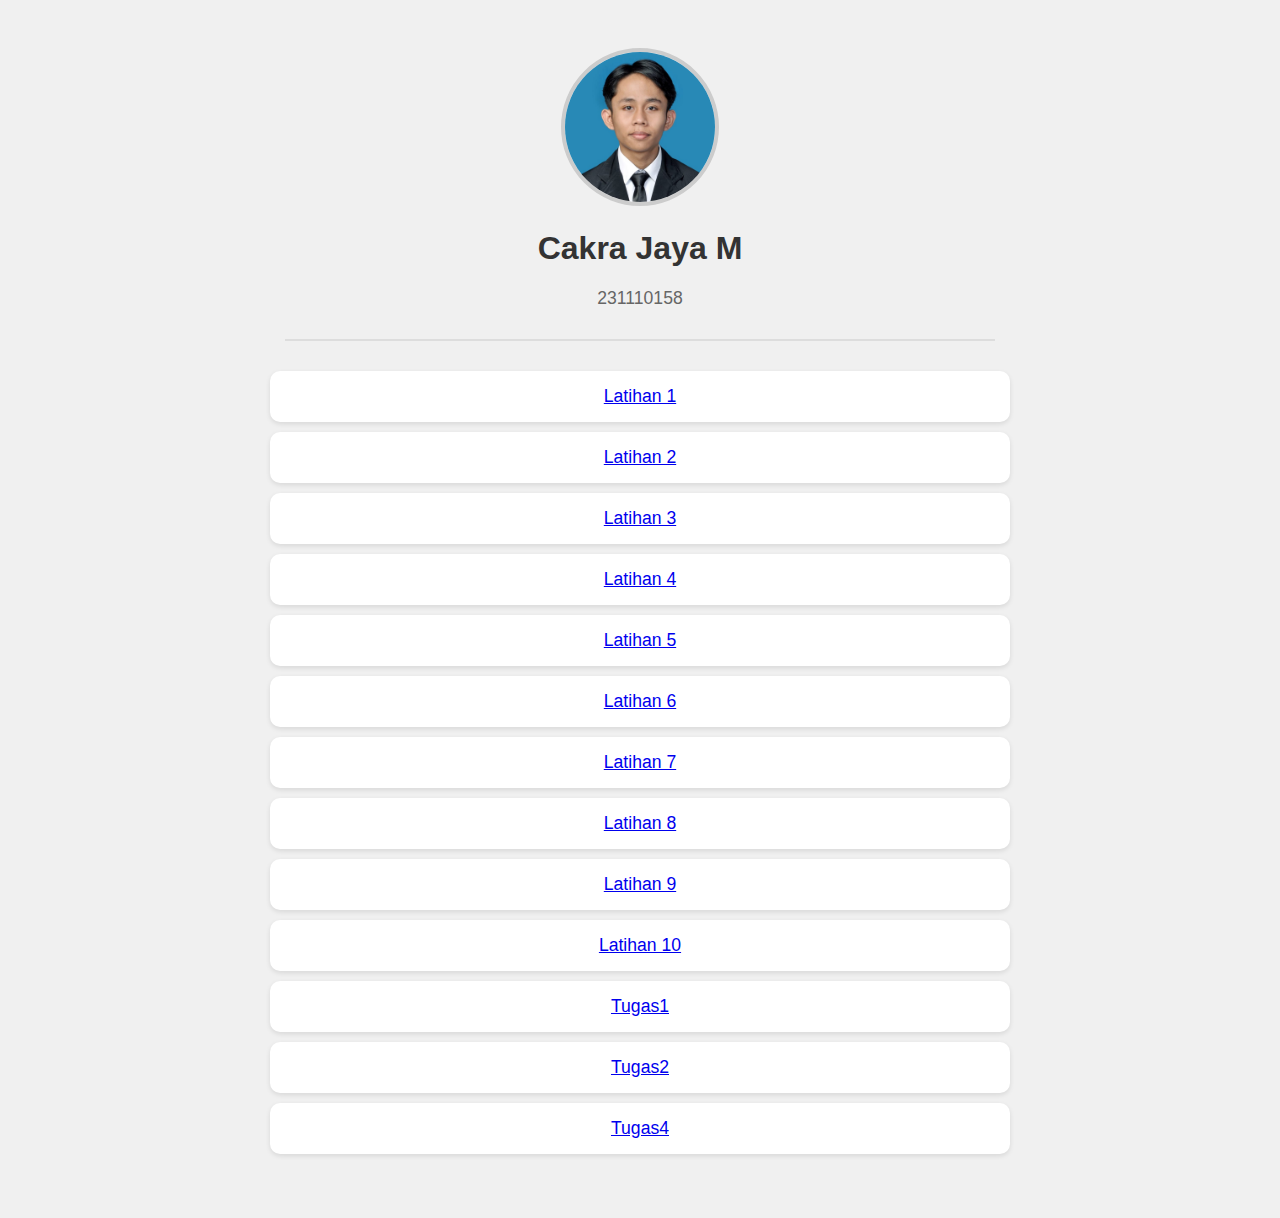
<file: index.html>
<!DOCTYPE html>
<html lang="id">
<head>
  <meta charset="UTF-8">
  <meta name="viewport" content="width=device-width, initial-scale=1">
  <title>Cakra Jaya Maolana | 231110158 </title>
  <style>
    body {
      font-family: Arial, sans-serif;
      text-align: center;
      padding: 40px;
      background-color: #f0f0f0;
    }
    .profile-img {
      width: 150px;
      height: 150px;
      border-radius: 50%;
      object-fit: cover;
      border: 4px solid #ccc;
    }
    h1 {
      margin-top: 20px;
      font-size: 2em;
      color: #333;
    }
    p {
      color: #666;
      font-size: 1.1em;
    }
    hr {
      margin: 30px auto;
      width: 60%;
      border: none;
      border-top: 2px solid #ddd;
    }
    ul {
      list-style-type: none;
      padding: 0;
    }
    li {
      background-color: #fff;
      margin: 10px auto;
      padding: 15px;
      width: 60%;
      border-radius: 10px;
      box-shadow: 0 2px 5px rgba(0,0,0,0.1);
      font-size: 1.1em;
    }
    
  </style>
</head>
<body>

  <img src="foto.jpeg" alt="Foto Profil" class="profile-img">
  <h1>Cakra Jaya M</h1>
  <p>231110158</p>

  <hr>

  <ul>
    <li><a href="Latihan1/index.html">Latihan 1</a></li>
    <li><a href="Latihan2/index.html">Latihan 2</a></li>
    <li><a href="Latihan3/index.html">Latihan 3</a></li>
    <li><a href="Latihan4/index.html">Latihan 4</a></li>
    <li><a href="Latihan5/index.html">Latihan 5</a></li>
    <li><a href="Latihan6/index.html">Latihan 6</a></li>
    <li><a href="Latihan7/index.html">Latihan 7</a></li>
    <li><a href="Latihan8/index.html">Latihan 8</a></li>
    <li><a href="Latihan9/index.html">Latihan 9</a></li>
    <li><a href="Latihan10/index.html">Latihan 10</a></li>

    <li><a href="Tugas1/index.html">Tugas1</a></li>
    <li><a href="Tugas2/index.html">Tugas2</a></li>
    <li><a href="Tugas4/index.html">Tugas4</a></li>
  </ul>

</body>
</html>
</file>
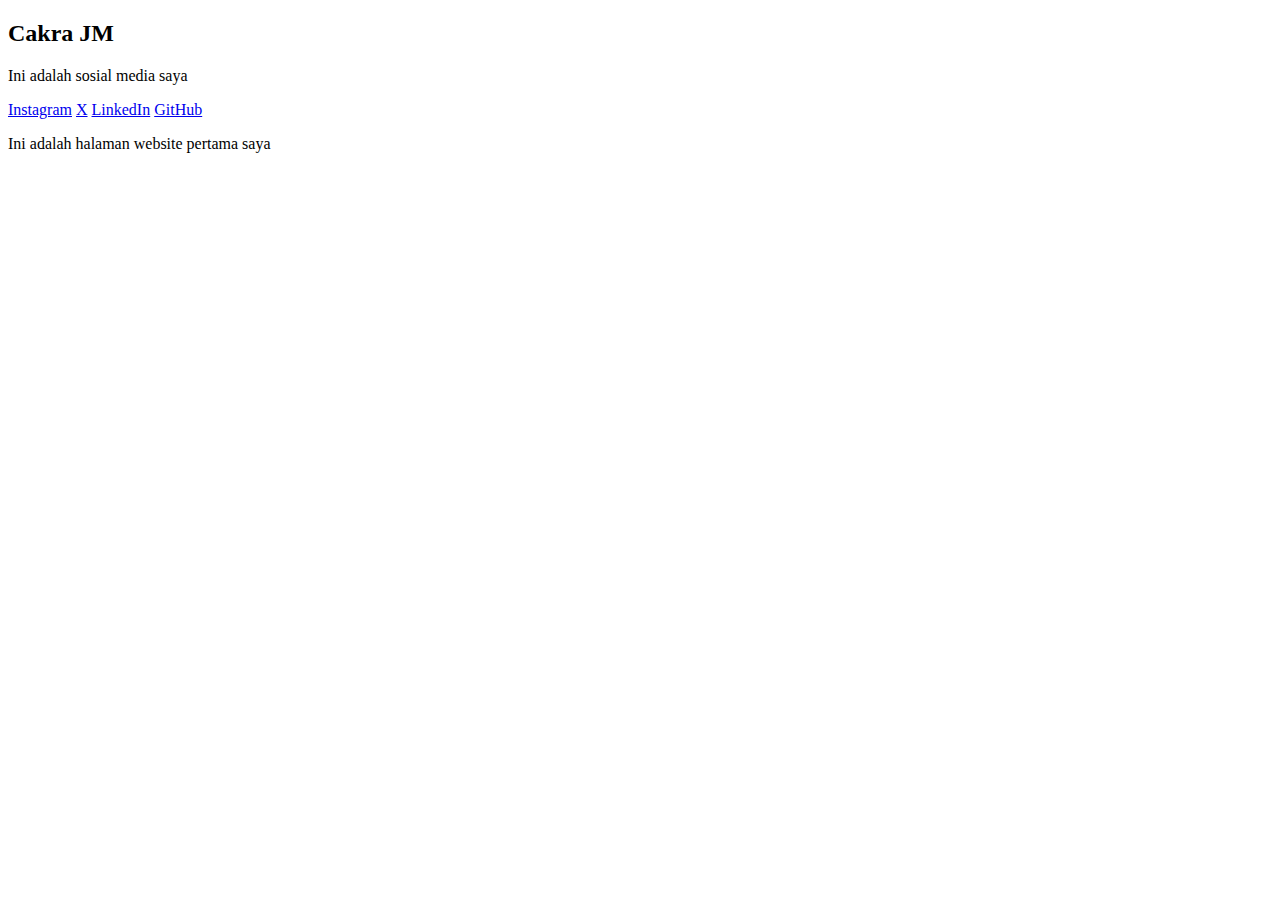
<file: Latihan1/index.html>
<!DOCTYPE html>
<html lang="en">
<head>
    <meta charset="UTF-8">
    <meta name="viewport" content="width=device-width, initial-scale=1.0">
    <title>Latihan1</title>
</head>
<body>
    <h2>Cakra JM</h2>
    <p>Ini adalah sosial media saya</p>
    <a href="https://www.instagram.com">Instagram</a>
    <a href="https://www.x.com">X</a>
    <a href="https://www.linkedin.com">LinkedIn</a>
    <a href="https://www.github.com">GitHub</a>

    <p>Ini adalah halaman website pertama saya</p>
</body>
</html>
</file>
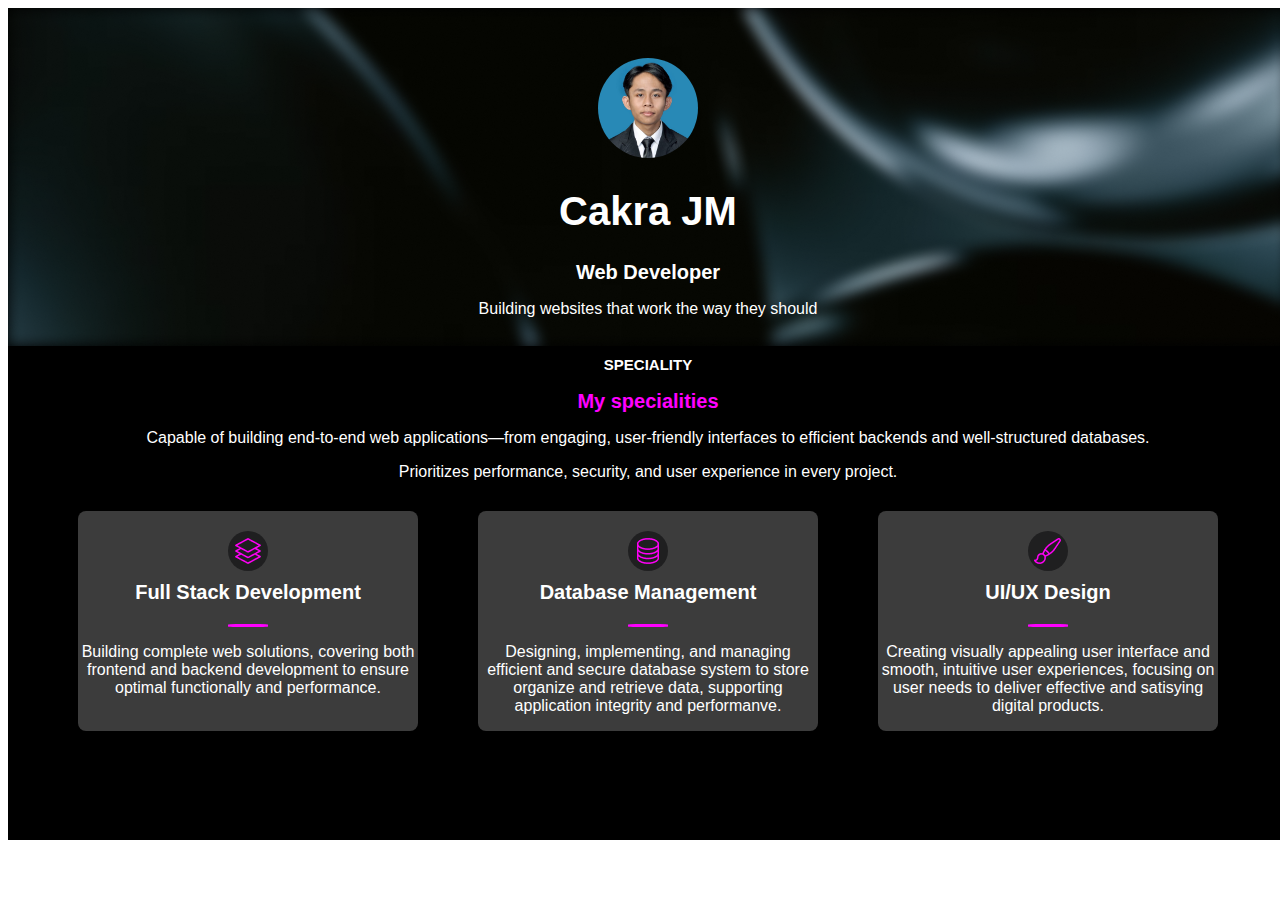
<file: Latihan10/index.html>
<!DOCTYPE html>
<html lang="en">
<head>
    <meta charset="UTF-8">
    <meta name="viewport" content="width=device-width, initial-scale=1.0">
    <title>Latihan10</title>
    <link rel="stylesheet" href="style.css">
</head>
<body>
    <div class="container">
        <div class="header">
            <div class= profil-pict>
                <img src="foto.jpeg" alt="foto">
            </div>
            <h1>Cakra JM</h1>
            <h2>Web Developer</h2>
            <p>Building websites that work the way they should</p>
        </div>

        <div class="specialities">
            <h1>SPECIALITY</h1>
            <h2>My specialities</h2>
            <p>Capable of building end-to-end web applications—from engaging, user-friendly interfaces to efficient backends and well-structured databases.</p>
            <p>Prioritizes performance, security, and user experience in every project.</p>
            <div class="skill-card">
                <div class="card">
                    <div class="icon-container">
                        <img src="fullstack.png" alt="fullstack" class="icon">
                    </div>
                    <h3>Full Stack Development</h3>
                    <hr>
                    <p>Building complete web solutions, covering both frontend and backend development to ensure optimal functionally and performance. </p>
                </div>
                <div class="card">
                    <div class="icon-container">
                        <img src="database.png" alt="database" class="icon">
                    </div>
                    <h3>Database Management</h3>
                    <hr>
                    <p>Designing, implementing, and managing efficient and secure database system to store organize and retrieve data, supporting application integrity and performanve.</p>
                </div>
                <div class="card">
                    <div class="icon-container">
                        <img src="uiux.png" alt="uiux" class="icon">
                    </div>
                    <h3>UI/UX Design</h3>
                    <hr>
                    <p>Creating visually appealing user interface and smooth, intuitive user experiences, focusing on user needs to deliver effective and satisying digital products.</p>
                </div>
            </div>
        </div>
    </div>
</body>
</html>
</file>
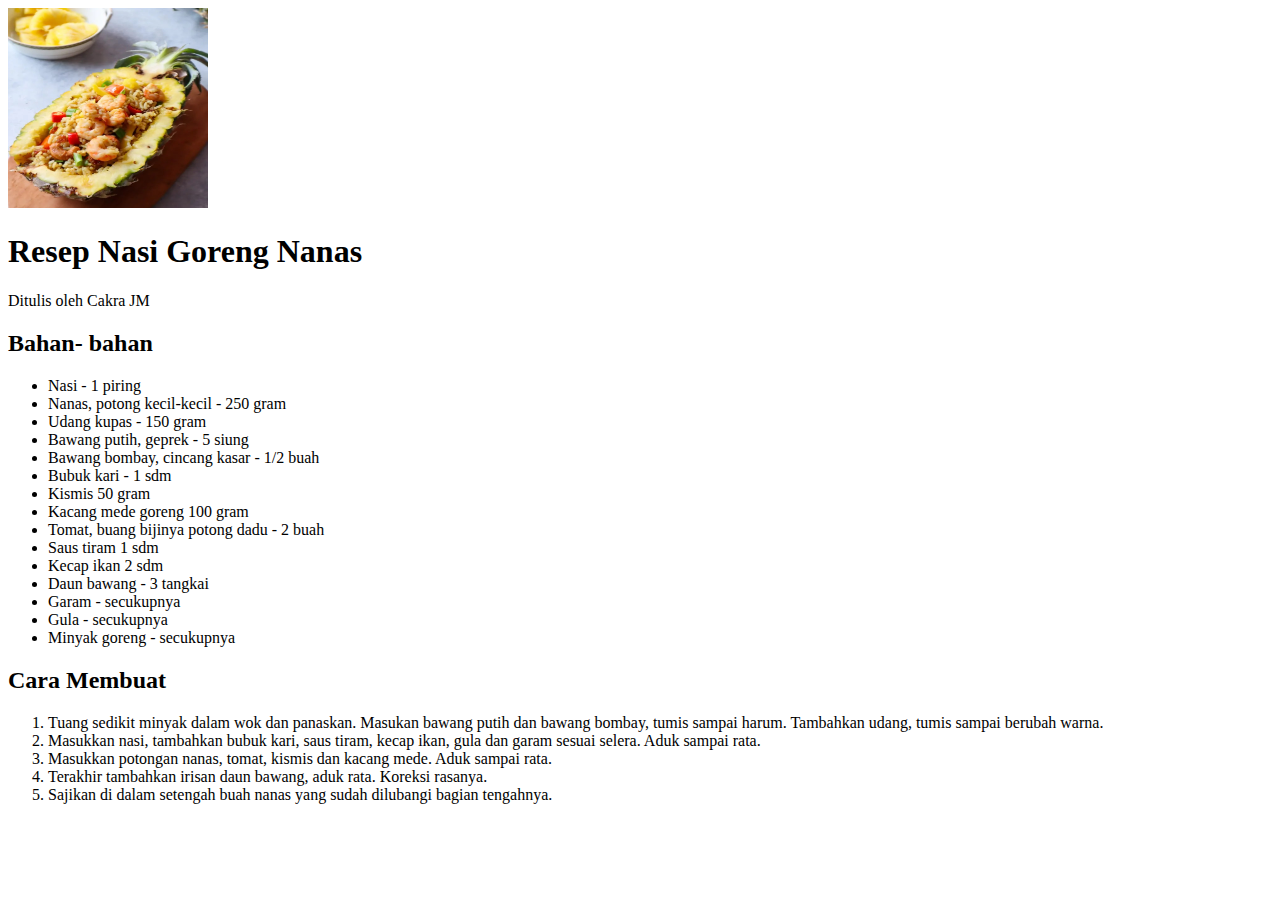
<file: Latihan2/index.html>
<!DOCTYPE html>
<html lang="en">
<head>
    <meta charset="UTF-8">
    <meta name="viewport" content="width=device-width, initial-scale=1.0">
    <title>Latihan2</title>
</head>
<style>
    img{
        width: 200px;
        height:200px;
    }
</style>
<body>
    <img src="foto.jpg" alt="foto nasi goreng nanas">
    <h1>Resep Nasi Goreng Nanas</h1>
    <p>Ditulis oleh Cakra JM</p>
    <h2>Bahan- bahan</h2>
    <ul>
        <li>Nasi - 1 piring</li>
        <li>Nanas, potong kecil-kecil - 250 gram</li>
        <li>Udang kupas - 150 gram</li>
        <li>Bawang putih, geprek - 5 siung</li>
        <li>Bawang bombay, cincang kasar - 1/2 buah</li>
        <li>Bubuk kari - 1 sdm</li>
        <li>Kismis  50 gram</li>
        <li>Kacang mede goreng  100 gram</li>
        <li>Tomat, buang bijinya potong dadu - 2 buah</li>
        <li>Saus tiram  1 sdm</li>
        <li>Kecap ikan  2 sdm</li>
        <li>Daun bawang - 3 tangkai</li>
        <li>Garam - secukupnya</li>
        <li>Gula - secukupnya</li>
        <li>Minyak goreng - secukupnya</li>
    </ul>
    <h2>Cara Membuat</h2>
    <ol>
        <li>Tuang sedikit minyak dalam wok dan panaskan. Masukan bawang putih dan bawang bombay, tumis sampai harum. Tambahkan udang, tumis sampai berubah warna.</li>
        <li>Masukkan nasi, tambahkan bubuk kari, saus tiram, kecap ikan, gula dan garam sesuai selera. Aduk sampai rata.</li>
        <li>Masukkan potongan nanas, tomat, kismis dan kacang mede. Aduk sampai rata.</li>
        <li>Terakhir tambahkan irisan daun bawang, aduk rata. Koreksi rasanya.</li>
        <li>Sajikan di dalam setengah buah nanas yang sudah dilubangi bagian tengahnya.</li>
    </ol>

</body>
</html>
</file>
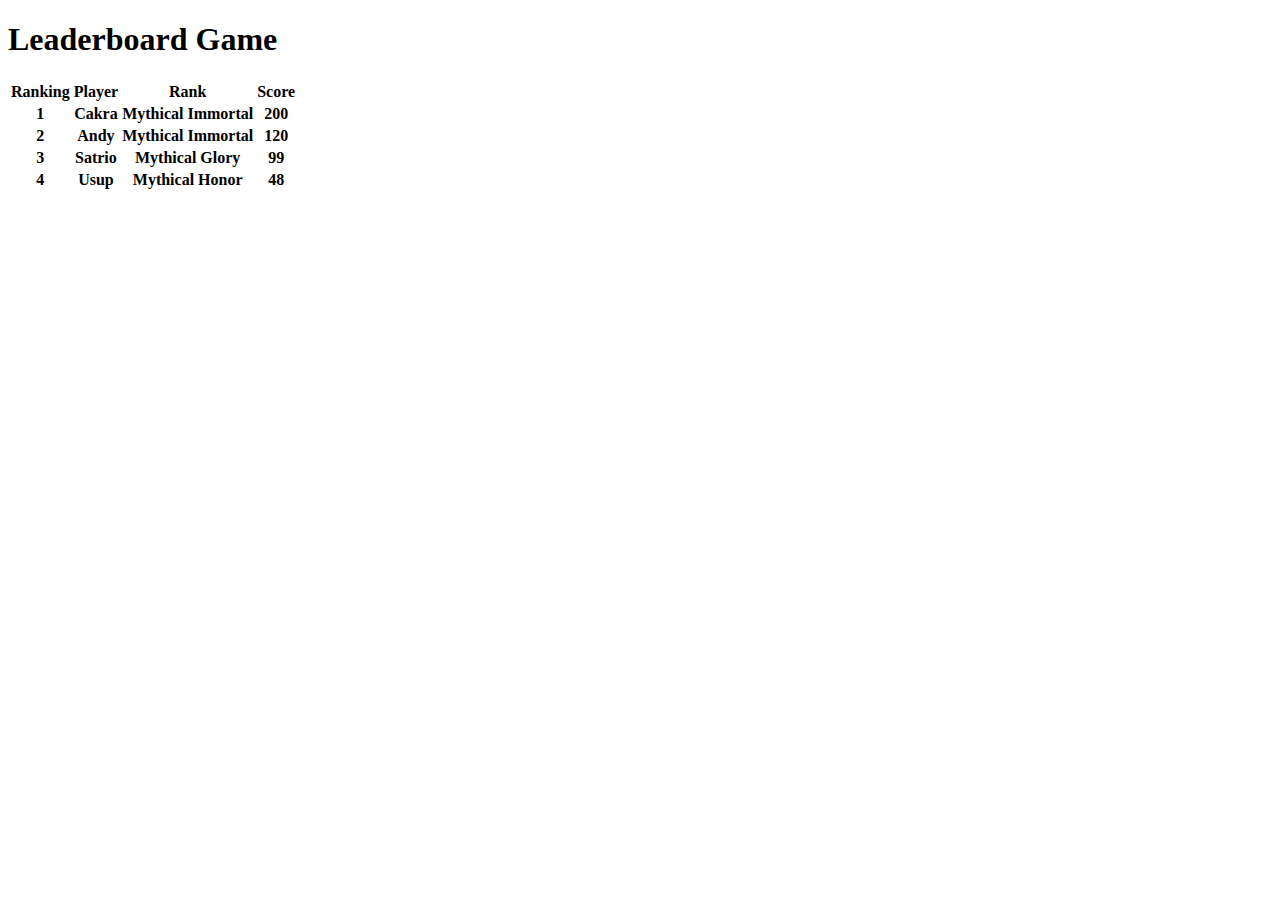
<file: Latihan3/index.html>
<!DOCTYPE html>
<html lang="en">
<head>
    <meta charset="UTF-8">
    <meta name="viewport" content="width=device-width, initial-scale=1.0">
    <title>Latihan3</title>
</head>
<body>
    <h1>Leaderboard Game</h1>
    <table>
        <tr>
            <th>Ranking</th>
            <th>Player</th>
            <th>Rank</th>
            <th>Score</th>
        </tr>
        <tr>
            <th>1</th>
            <th>Cakra</th>
            <th>Mythical Immortal</th>
            <th>200</th>
        </tr>
        <tr>
            <th>2</th>
            <th>Andy</th>
            <th>Mythical Immortal</th>
            <th>120</th>
        </tr>
        <tr>
            <th>3</th>
            <th>Satrio</th>
            <th>Mythical Glory</th>
            <th>99</th>
        </tr>
        <tr>
            <th>4</th>
            <th>Usup</th>
            <th>Mythical Honor</th>
            <th>48</th>
        </tr>
    </table>
</body>
</html>
</file>
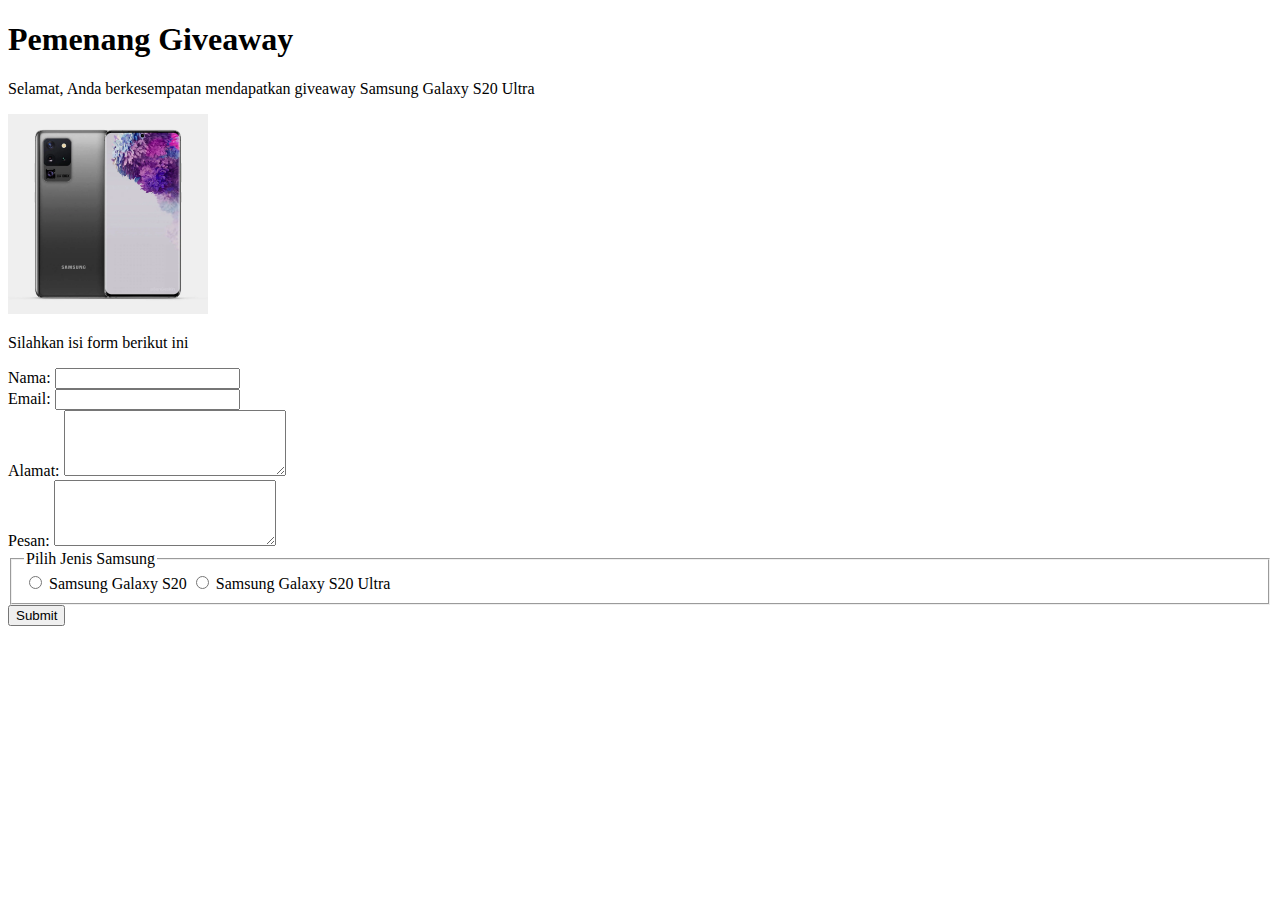
<file: Latihan4/index.html>
<!DOCTYPE html>
<html lang="en">
<head>
    <meta charset="UTF-8">
    <meta name="viewport" content="width=device-width, initial-scale=1.0">
    <title>Latihan4</title>
</head>
<style>
    img{
        width: 200px;
        height:200px;
    }
</style>
<body>
    <h1>Pemenang Giveaway</h1>
    <p>Selamat, Anda berkesempatan mendapatkan giveaway Samsung Galaxy S20 Ultra</p>
    <img src="samsung.jpg" alt="Samsung Galaxy S20 Ultra">
    <p>Silahkan isi form berikut ini</p>
    <form>
        <label for="nama">Nama:</label>
        <input type="text" id="nama" name="nama" required><br>
        <label for="email">Email:</label>
        <input type="email" id="email" name="email" required><br>
        <label for="alamat">Alamat:</label>
        <textarea name="alamt" id="alamat" rows="4" cols="25" required></textarea><br>
        <label for="pesan">Pesan:</label>
        <textarea name="pesan" id="pesan" cols="25" rows="4"></textarea><br>
    </form>
    <fieldset>
        <legend>Pilih Jenis Samsung</legend>
        <input type="radio" name="jenissamsung" id="samsungsgalaxys20" value="samsungsgalaxys20" required>
        <label for="samsunggalaxys20">Samsung Galaxy S20</label>
        <input type="radio" name="jenissamsung" id="samsungsgalaxys20ultra" value="samsungsgalaxys20ultra" required>
        <label for="samsunggalaxys20ultra">Samsung Galaxy S20 Ultra</label>
    </fieldset>
    <button type="submit">Submit</button>
</body>
</html>
</file>
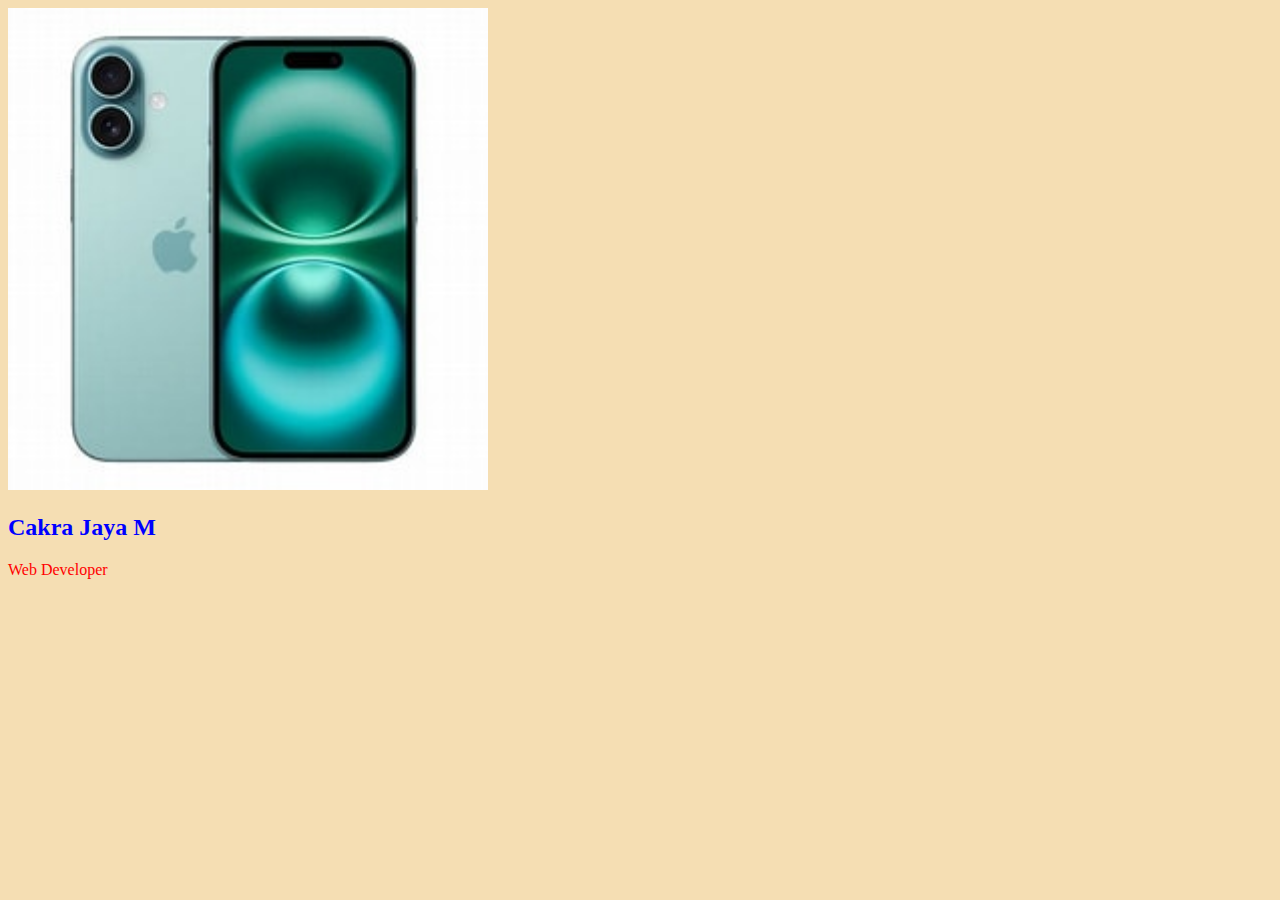
<file: Latihan5/index.html>
<!DOCTYPE html>
<html lang="en">
<head>
    <meta charset="UTF-8">
    <meta name="viewport" content="width=device-width, initial-scale=1.0">
    <title>Latihan5</title>
</head>
<body style="background-color: wheat">
    <img src="ip.jpeg"width="480" alt="Iphone 16"/>
    <h2 style="color: blue;">Cakra Jaya M</h2>
    <p style="color: red;">Web Developer</p>
</body>
</html>
</file>
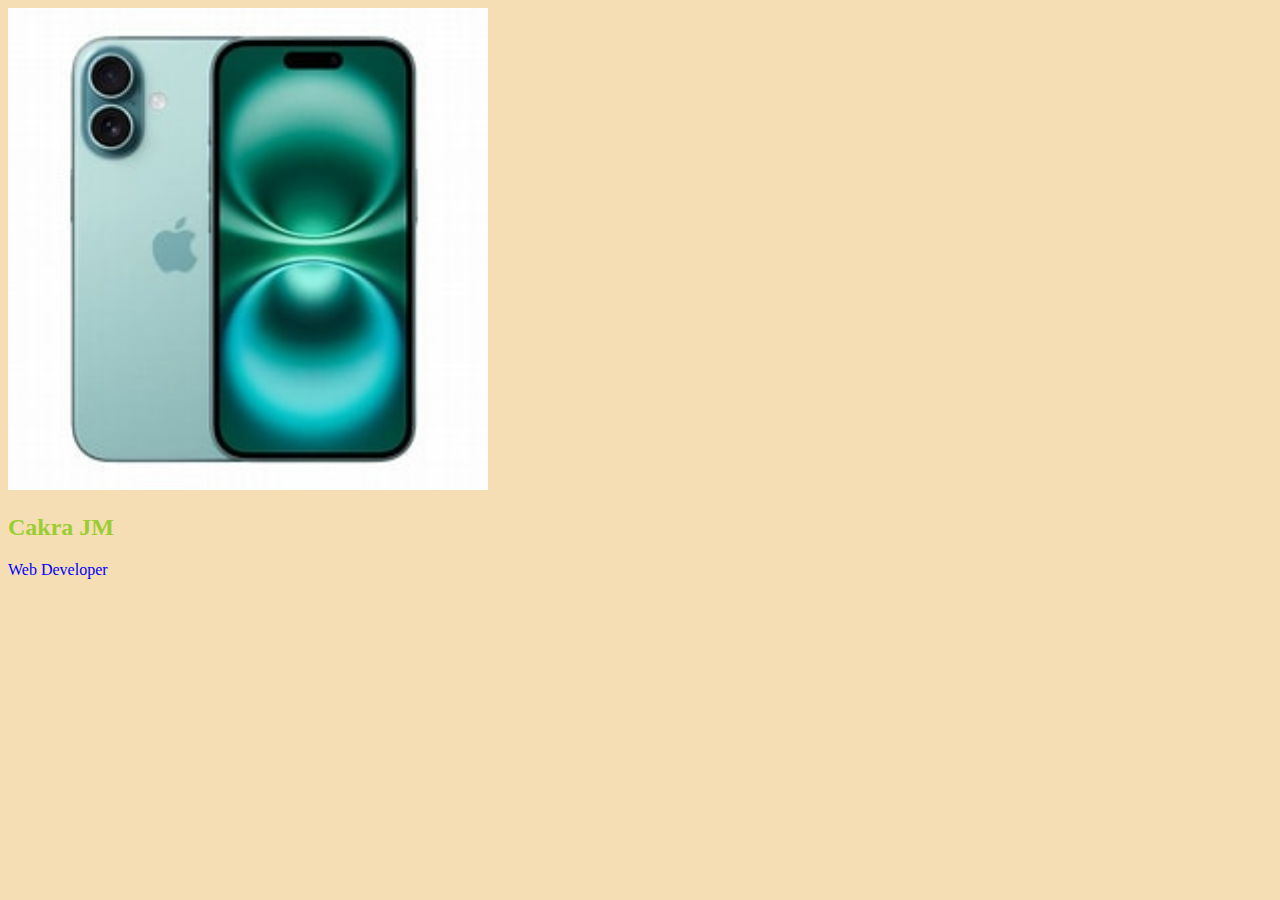
<file: Latihan6/index.html>
<!DOCTYPE html>
<html lang="en">
 <head>
   <meta charset="UTF-8" />
   <meta name="viewport" content="width=device-width, initial-scale=1.0" />
   <title>Latihan6</title>
   <style>
     body {
       background-color: wheat;
     }
     h2 {
       color: yellowgreen;
     }
     p {
       color: blue;
     }
   </style>
 </head>
 <body>
   <img src="ip.jpeg" width="480" alt="Iphone16" />
   <h2>Cakra JM</h2>
   <p>Web Developer</p>
 </body>
</html>
</file>
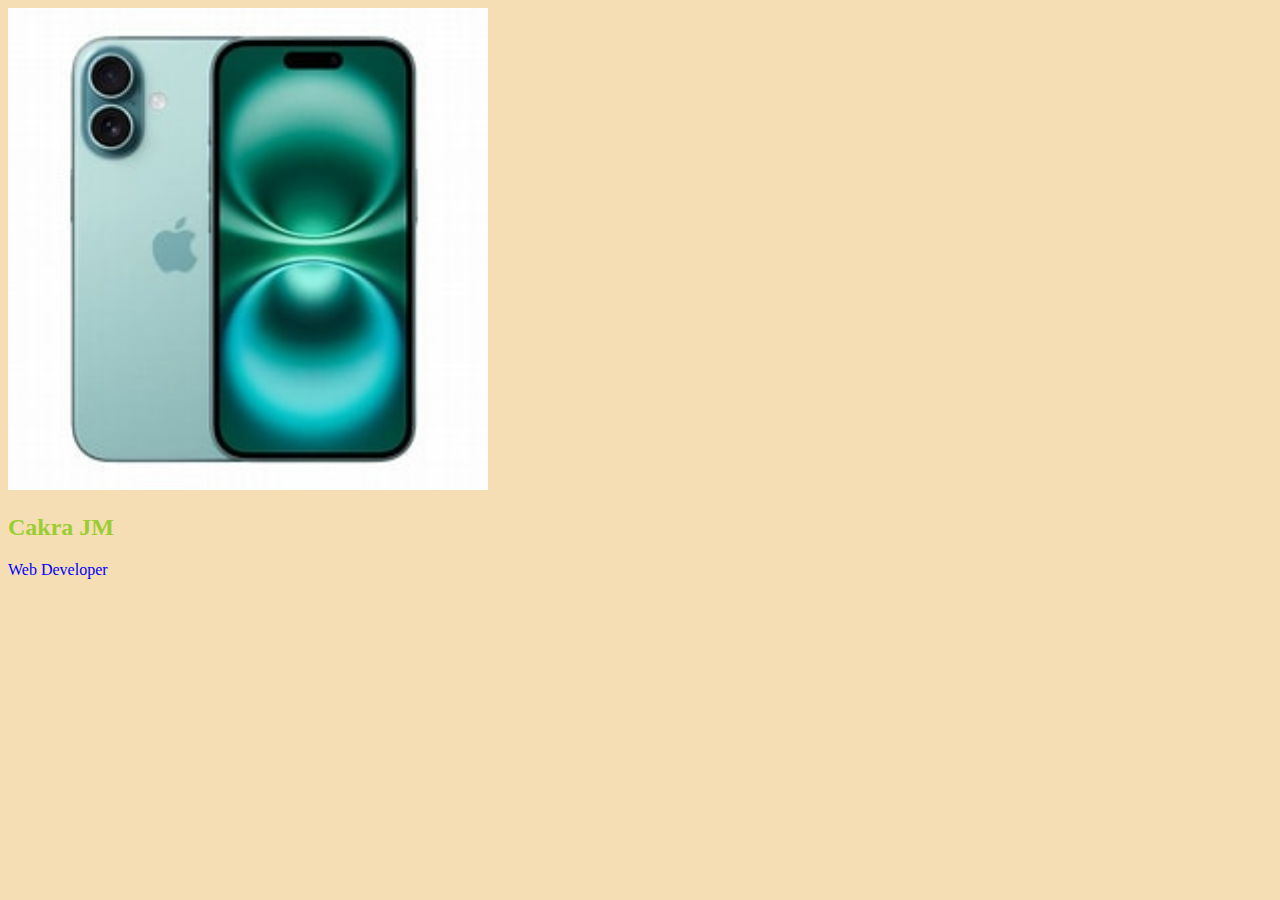
<file: Latihan7/index.html>
<!DOCTYPE html>
<html lang="en">
 <head>
   <meta charset="UTF-8" />
   <meta name="viewport" content="width=device-width, initial-scale=1.0" />
   <title>Latihan7</title>
   <link rel="stylesheet" href="style.css" />
 </head>
 <body>
   <img src="ip.jpeg" width="480" alt="Iphone16" />
   <h2>Cakra JM</h2>
   <p>Web Developer</p>
 </body>
</html>
</file>
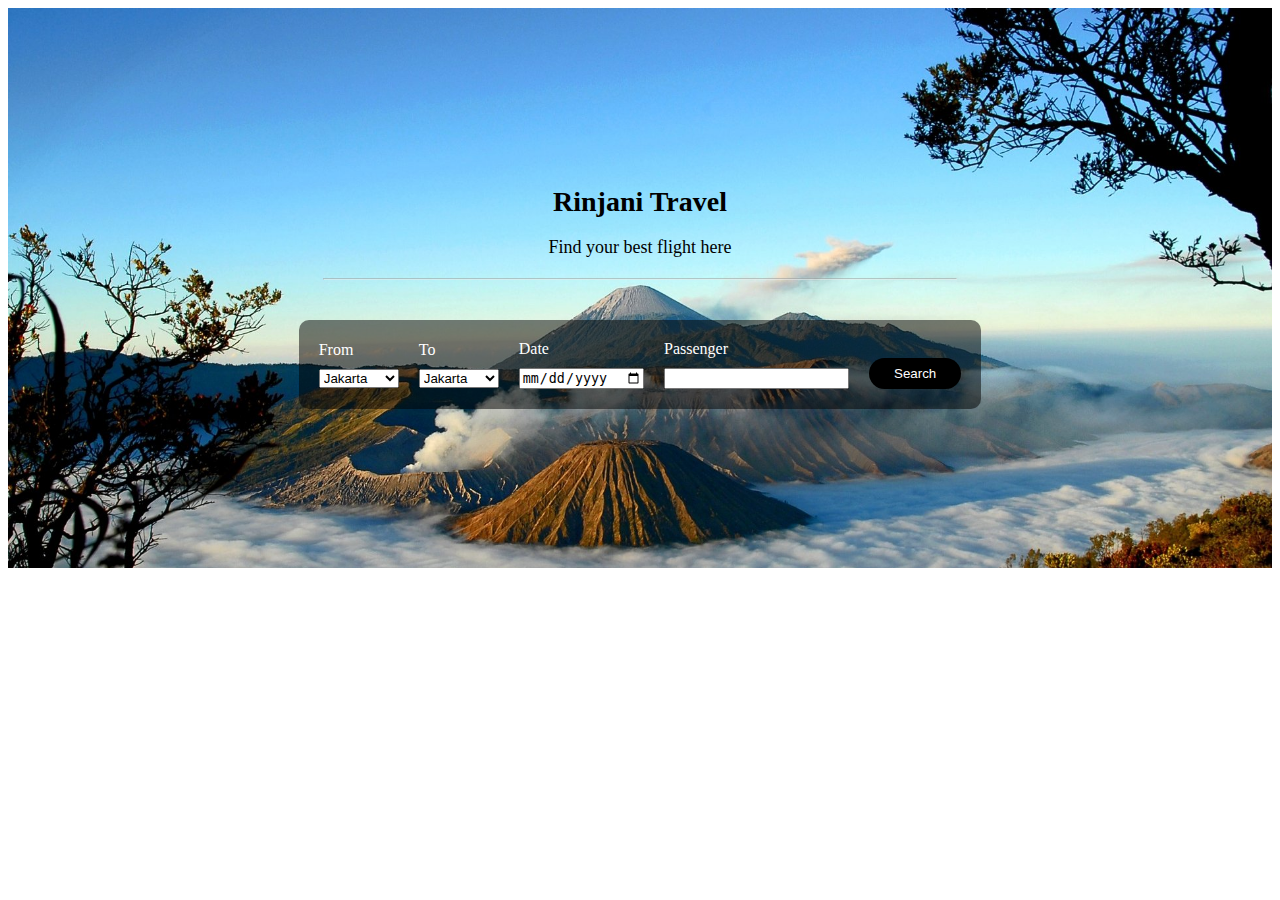
<file: Latihan8/index.html>
<!DOCTYPE html>
<html lang="en">
 <head>
   <meta charset="UTF-8" />
   <meta name="viewport" content="width=device-width, initial-scale=1.0" />
   <title>Latihan8</title>

   <style>
     #search {
       background: url("lat8.jpg");
       background-repeat: no-repeat;
       background-size: cover;
       height: 35em;
       color: white;

       display: flex;
       flex-direction: column;
       align-items: center;
       justify-content: center;
     }

     .title {
       width: 100%;
       text-align: center;
     }
     .title h1 {
       font-size: 28px;
       color: black;
     }
     .title p {
       font-size: 18px;
       color: black;
     }
     .title hr {
       width: 50%;
       margin: 20px auto;
       opacity: 0.5;
     }

     .form-container {
       background-color: rgba(0, 0, 0, 0.5);
       padding: 20px;
       border-radius: 10px;
       margin-top: 20px;
       display: flex;
       align-items: center;
       gap: 20px;
     }
     .form-group {
       display: flex;
       flex-direction: column;
       gap: 10px;
       text-align: left;
     }
     button {
       padding: 8px 25px;
       background-color:rgb(0, 0, 0);
       color: white;
       border: none;
       border-radius: 50px;
       cursor: pointer;
       align-self: flex-end;
     }
     button:hover {
       background-color:rgb(255, 0, 149);
     }
   </style>
 </head>
 <body>
   <div id="search">
     <div class="title">
       <h1>Rinjani Travel</h1>
       <p>Find your best flight here</p>
       <hr />
     </div>
     <div class="form-container">
       <div class="form-group">
         <label for="origin">From</label>
         <select name="origin" id="origin">
           <option value="JKT">Jakarta</option>
           <option value="BDO">Bandung</option>
           <option value="DPS">Bali</option>
           <option value="CMS">Ciamis</option>
           <option value="SRB">Surabaya</option>
         </select>
       </div>
       <div class="form-group">
         <label for="destination">To</label>
         <select name="destination" id="destination">
           <option value="JKT">Jakarta</option>
           <option value="BDO">Bandung</option>
           <option value="DPS">Bali</option>
           <option value="CMS">Ciamis</option>
           <option value="SRB">Surabaya</option>
         </select>
       </div>
       <div class="form-group">
         <label for="date">Date</label>
         <input type="date" />
       </div>
       <div class="form-group">
         <label for="passenger">Passenger</label>
         <input type="number" />
       </div>
       <button>Search</button>
     </div>
   </div>
 </body>
</html>
</file>
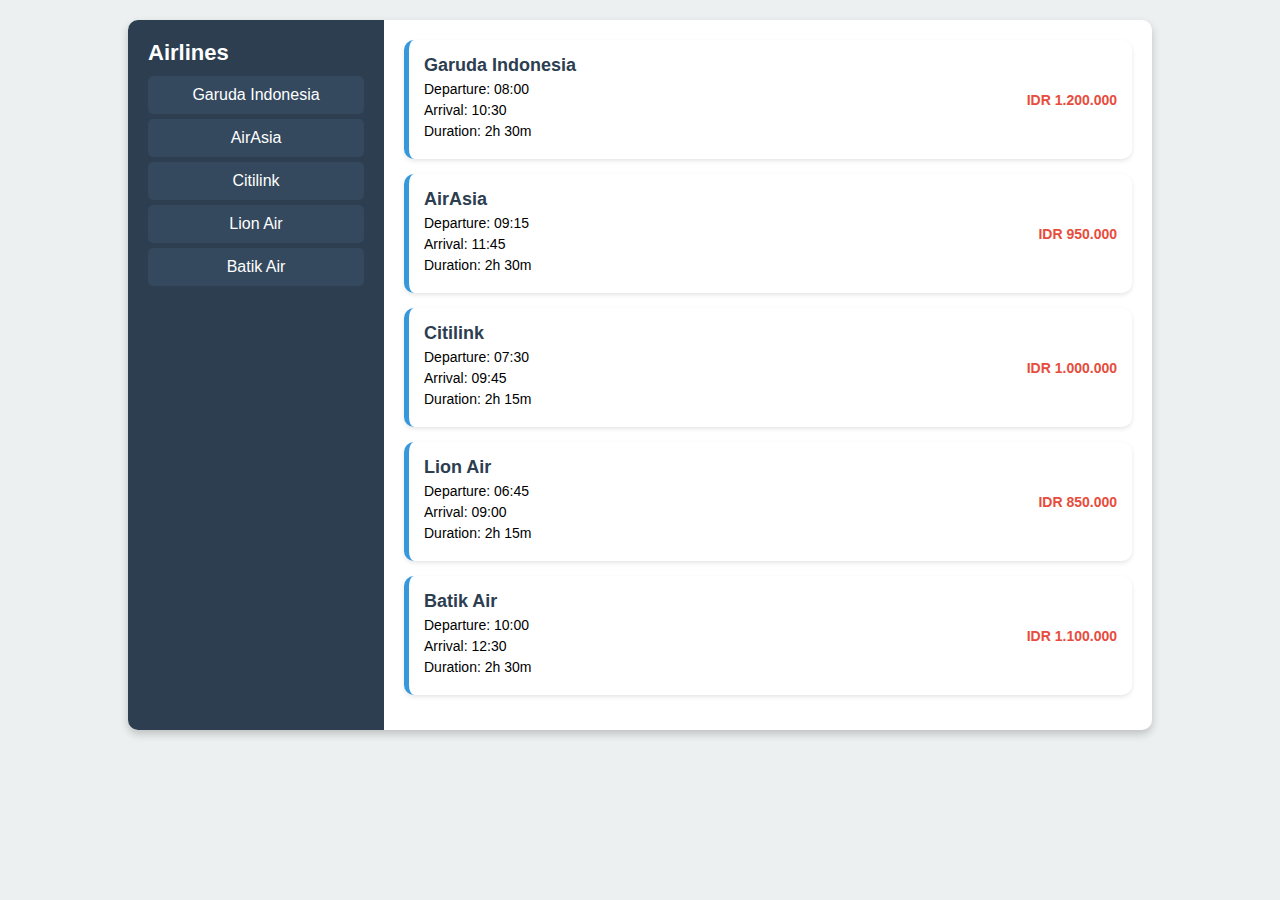
<file: Latihan9/index.html>
<!DOCTYPE html>
<html lang="en">
 <head>
   <meta charset="UTF-8" />
   <meta name="viewport" content="width=device-width, initial-scale=1.0" />
   <title>Latihan9</title>
   <style>
     * {
       margin: 0;
       padding: 0;
       box-sizing: border-box;
       font-family: Arial, sans-serif;
     }

     body {
       display: flex;
       justify-content: center;
       background: #ecf0f1;
       padding: 20px 0;
     }

     .container {
       width: 80%;
       display: flex;
       background: white;
       border-radius: 10px;
       overflow: hidden;
       box-shadow: 0 4px 8px rgba(0, 0, 0, 0.2);
     }

     .sidebar {
       width: 25%;
       background: #2c3e50;
       color: white;
       padding: 20px;
     }

     .sidebar h2 {
       margin-bottom: 10px;
       font-size: 22px;
     }

     .airline-list {
       list-style: none;
     }

     .airline-list li {
       padding: 10px;
       cursor: pointer;
       background: #34495e;
       margin: 5px 0;
       border-radius: 5px;
       text-align: center;
     }

     .airline-list li:hover {
       background: #1abc9c;
     }

     .main-content {
       width: 75%;
       padding: 20px;
     }

     .card {
       background: white;
       padding: 15px;
       border-radius: 10px;
       box-shadow: 0 2px 4px rgba(0, 0, 0, 0.1);
       margin-bottom: 15px;
       display: flex;
       justify-content: space-between;
       align-items: center;
       border-left: 5px solid #3498db;
     }

     .card h3 {
       margin-bottom: 5px;
       font-size: 18px;
       color: #2c3e50;
     }

     .card p {
       margin: 5px 0;
       font-size: 14px;
     }

     .price {
       font-weight: bold;
       color: #e74c3c;
       font-size: 16px;
     }

     @media (max-width: 768px) {
       .container {
         flex-direction: column;
       }

       .sidebar {
         width: 100%;
         text-align: center;
       }

       .main-content {
         width: 100%;
       }
     }
   </style>
 </head>
 <body>
   <div class="container">
     <div class="sidebar">
       <h2>Airlines</h2>
       <ul class="airline-list">
         <li>Garuda Indonesia</li>
         <li>AirAsia</li>
         <li>Citilink</li>
         <li>Lion Air</li>
         <li>Batik Air</li>
       </ul>
     </div>

     <div class="main-content">
       <div class="card">
         <div>
           <h3>Garuda Indonesia</h3>
           <p>Departure: 08:00</p>
           <p>Arrival: 10:30</p>
           <p>Duration: 2h 30m</p>
         </div>
         <p class="price">IDR 1.200.000</p>
       </div>

       <div class="card">
         <div>
           <h3>AirAsia</h3>
           <p>Departure: 09:15</p>
           <p>Arrival: 11:45</p>
           <p>Duration: 2h 30m</p>
         </div>
         <p class="price">IDR 950.000</p>
       </div>

       <div class="card">
         <div>
           <h3>Citilink</h3>
           <p>Departure: 07:30</p>
           <p>Arrival: 09:45</p>
           <p>Duration: 2h 15m</p>
         </div>
         <p class="price">IDR 1.000.000</p>
       </div>

       <div class="card">
         <div>
           <h3>Lion Air</h3>
           <p>Departure: 06:45</p>
           <p>Arrival: 09:00</p>
           <p>Duration: 2h 15m</p>
         </div>
         <p class="price">IDR 850.000</p>
       </div>

       <div class="card">
         <div>
           <h3>Batik Air</h3>
           <p>Departure: 10:00</p>
           <p>Arrival: 12:30</p>
           <p>Duration: 2h 30m</p>
         </div>
         <p class="price">IDR 1.100.000</p>
       </div>
     </div>
   </div>
 </body>
</html>
</file>
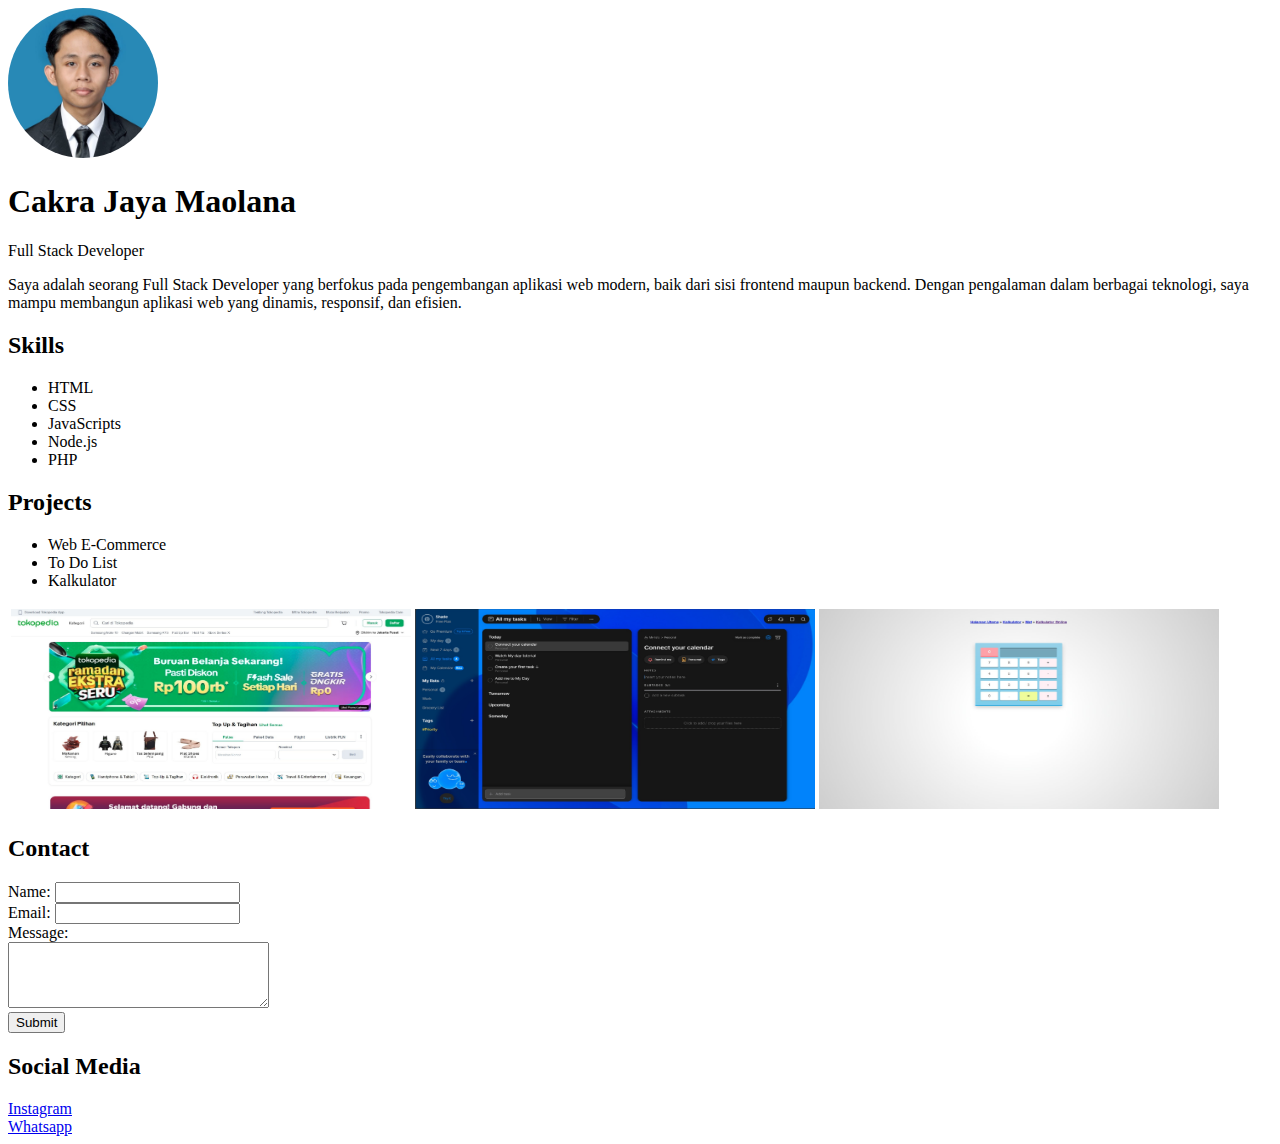
<file: Tugas1/index.html>
<!DOCTYPE html>
<html lang="en">
<head>
    <meta charset="UTF-8">
    <meta name="viewport" content="width=device-width, initial-scale=1.0">
    <title>Tugas1</title>
    <style></style>
</head>
<body>
    <div>
        <img src ="foto.jpeg" 
        style="width: 150px; height: 150px; border-radius: 50%; align-items: center:"/>
    </div>
    
    <h1>Cakra Jaya Maolana</h1>
        <p>Full Stack Developer</p>
        <p>Saya adalah seorang Full Stack Developer yang berfokus pada pengembangan aplikasi web modern, baik dari sisi frontend maupun backend. Dengan pengalaman dalam berbagai teknologi, saya mampu membangun aplikasi web yang dinamis, responsif, dan efisien.</p>
    <h2>Skills</h2>
        <ul>
            <li>HTML</li>
            <li>CSS</li>
            <li>JavaScripts</li>
            <li>Node.js</li>
            <li>PHP</li>
        </ul>
    <h2>Projects</h2>
        <ul>
            <li>Web E-Commerce</li>
            <li>To Do List</li>
            <li>Kalkulator</li>
        </ul>
    <table>
        <tr>
            <th><img src="tokopedia.jpg" 
                style= "width :400px; height:200px"></th>
            <th><img src ="todolist.jpg"
                style= "width :400px; height:200px"></th>
            <th><img src="kalkulator.jpg"
                style= "width :400px; height:200px"></th>
        </tr>
    </table>
    <h2>Contact</h2>
    <form>
        <label for="nama"> Name:</label>
        <input type="text" id="nama" name="nama" required><br>
        <label for="email">Email:</label>
        <input type="email" id="email" name="email" required><br>
        <label for="message">Message:</label><br>
        <textarea id="message" name="message" rows="4" cols="30"></textarea><br>
        <button type="submit">Submit</button><br>
    </form>
    <h2>Social Media</h2>
    <a href="https://www.instagram.com/cakraajm__?igsh=cmduZTMxcmNib2pt">Instagram</a><br>
    <a href="https://wa.me/6288802196265">Whatsapp</a>
</body>
</html>
</file>
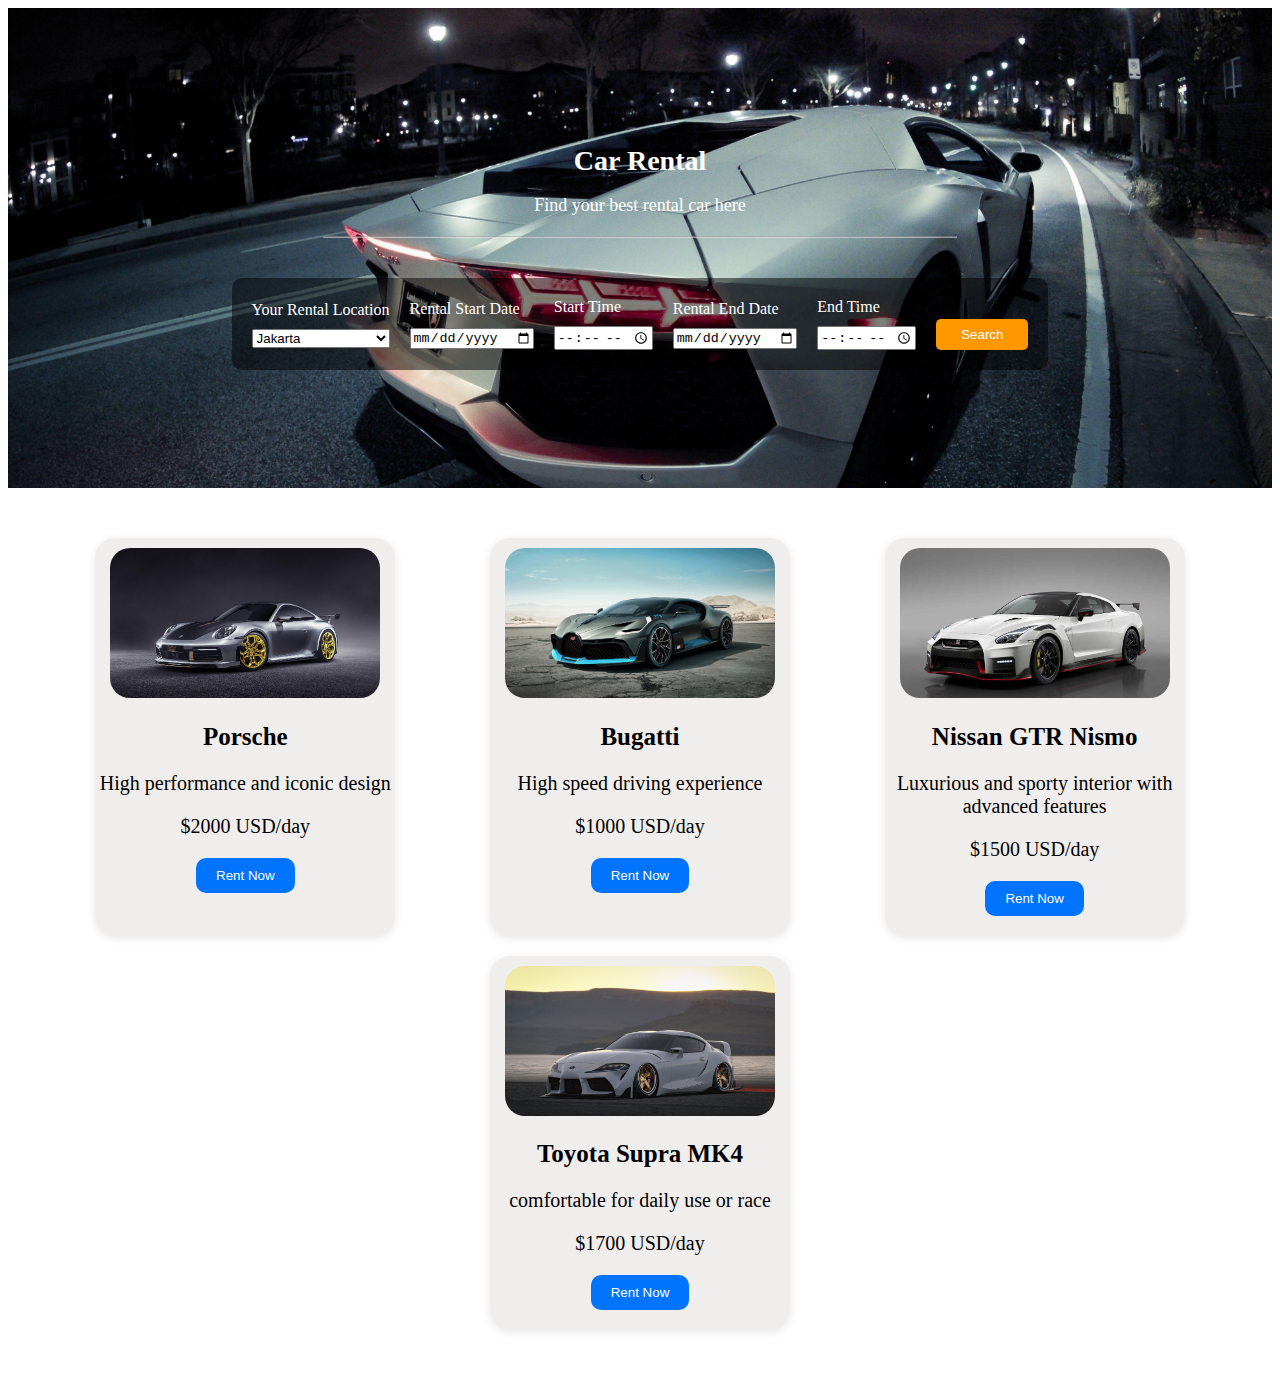
<file: Tugas2/index.html>
<!DOCTYPE html>
<html lang="en">
<head>
    <meta charset="UTF-8" />
    <meta name="viewport" content="width=device-width, initial-scale=1.0" />
    <title>Tugas2</title>
    <style>
        #search {
            background: url("foto.jpg");
            background-repeat: no-repeat;
            background-size: cover;
            height: 30em;
            color: white;

            display: flex;
            flex-direction: column;
            align-items: center;
            justify-content: center;
        }

        .title {
            width: 100%;
            text-align: center;
        }
        .title h1 {
            font-size: 28px;
        }
        .title p {
            font-size: 18px;
        }

        .title hr {
            width: 50%;
            margin: 20px auto;
            opacity: 0.5;
        }

        .form-container {
            background-color: rgba(0, 0, 0, 0.5);
            padding: 20px;
            border-radius: 10px;
            margin-top: 20px;
            display: flex;
            align-items: center;
            gap: 20px;
        }
        .form-group {
            display: flex;
            flex-direction: column;
            gap: 10px;
            text-align: left;
        }
        button {
            padding: 8px 25px;
            background-color: #ff9800;
            color: white;
            border: none;
            border-radius: 5px;
            cursor: pointer;
            align-self: flex-end;
        }
        button:hover {
            background-color:rgb(225, 0, 0);
        }
        .container {
            padding: 20px;
            display: flex;
            justify-content: space-around;
            flex-wrap: wrap;
            margin:20px;  
        }
        .card {
            background-color: rgba(219, 211, 211, 0.42);
            border-radius: 20px;
            box-shadow: 0 2px 10px rgba(0, 0, 0, 0.1);
            margin: 10px;
            overflow: hidden;
            width: 300px;
            text-align: center;
        }
        .card img {
            margin-top:10px;
            width: 90%;
            height: 150px;
            object-fit: cover;
            justify-content:center;
            border-radius:20px;
        }
        .card h2 {
        font-size:25px;
        }

        .card p{
            font-size:20px;
        }
        
        .rent-now {
            padding: 10px 20px;
            background-color:rgb(0, 115, 255);
            color: white;
            border: none;
            border-radius: 10px;
            cursor: pointer;
            margin-bottom: 20px;
        }
    </style>
</head>
<body>
    <div id="search">
        <div class="title">
            <h1>Car Rental</h1>
            <p>Find your best rental car here</p>
            <hr />
        </div>

        <div class="form-container">
            <div class="form-group">
                <label for="origin">Your Rental Location</label>
                <select name="origin" id="origin">
                <option value="JKT">Jakarta</option>
                <option value="BDO">Bandung</option>
                <option value="DPS">Bali</option>
                <option value="CMS">Ciamis</option>
                <option value="MKS">Makassar</option>
                <option value="YGY">Yogyakarta</option>
                </select>
            </div>

            <div class="form-group">
                <label for="date">Rental Start Date</label>
                <input type="date">
            </div>

            <div class="form-group">
                <label for="time">Start Time</label>
                <input type="time">
            </div>
            
            <div class="form-group">
                <label for="date">Rental End Date</label>
                <input type="date" />
            </div>

            <div class="form-group">
                <label for="time">End Time</label>
                <input type="time">
            </div>
            <button>Search</button>
        </div>
   </div>

   <div class="container">
        <div class="card">
            <img src="porsche.jpg" alt="Porsche">
            <h2>Porsche</h2>
            <p>High performance and iconic design</p>
            <p>$2000 USD/day</p>
            <button class="rent-now">Rent Now</button>
        </div>

        <div class="card">
            <img src="bugatti.jpg" alt="Bugatti">
            <h2>Bugatti</h2>
            <p>High speed driving experience</p>
            <p>$1000 USD/day</p>
            <button class="rent-now">Rent Now</button>
        </div>
        
        <div class="card">
            <img src="gtr.jpg" alt="Nissan GTR Nismo">
            <h2>Nissan GTR Nismo</h2>
            <p>Luxurious and sporty interior with advanced features</p>
            <p>$1500 USD/day</p>
            <button class="rent-now">Rent Now</button>
        </div>

        <div class="card">
            <img src="supra.jpg" alt="Toyota Supra MK4">
            <h2>Toyota Supra MK4</h2>
            <p>comfortable for daily use or race</p>
            <p>$1700 USD/day</p>
            <button class="rent-now">Rent Now</button>
        </div>

   </div>

 </body>
</html>
</file>
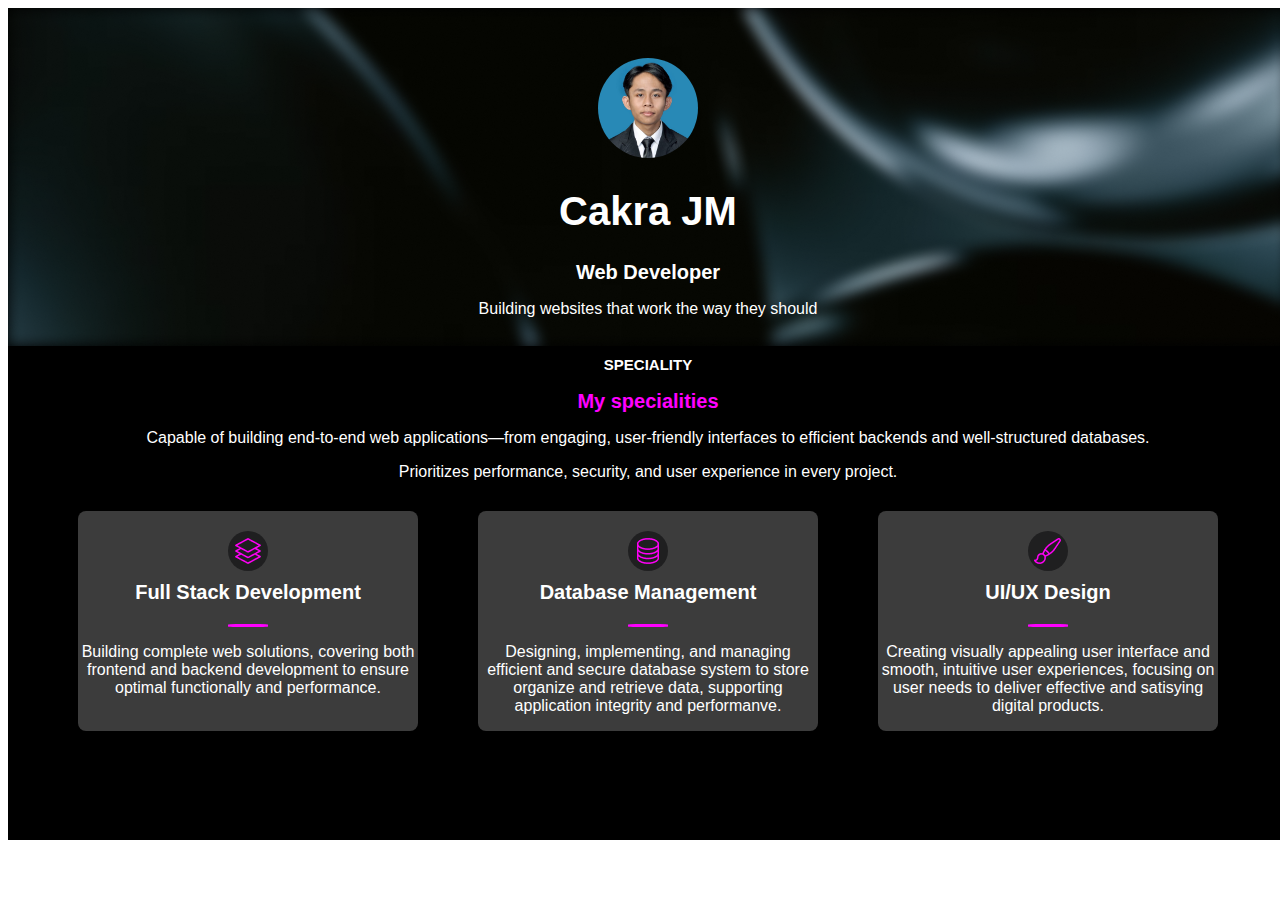
<file: Tugas4/index.html>
<!DOCTYPE html>
<html lang="en">
<head>
    <meta charset="UTF-8">
    <meta name="viewport" content="width=device-width, initial-scale=1.0">
    <title>Tugas4</title>
    <link rel="stylesheet" href="style.css">
</head>
<body>
    <div class="container">
        <div class="header">
            <div class= profil-pict>
                <img src="foto.jpeg" alt="foto">
            </div>
            <h1>Cakra JM</h1>
            <h2>Web Developer</h2>
            <p>Building websites that work the way they should</p>
        </div>

        <div class="specialities">
            <h1>SPECIALITY</h1>
            <h2>My specialities</h2>
            <p>Capable of building end-to-end web applications—from engaging, user-friendly interfaces to efficient backends and well-structured databases.</p>
            <p>Prioritizes performance, security, and user experience in every project.</p>
            <div class="skill-card">
                <div class="card">
                    <div class="icon-container">
                        <img src="fullstack.png" alt="fullstack" class="icon">
                    </div>
                    <h3>Full Stack Development</h3>
                    <hr>
                    <p>Building complete web solutions, covering both frontend and backend development to ensure optimal functionally and performance. </p>
                </div>
                <div class="card">
                    <div class="icon-container">
                        <img src="database.png" alt="database" class="icon">
                    </div>
                    <h3>Database Management</h3>
                    <hr>
                    <p>Designing, implementing, and managing efficient and secure database system to store organize and retrieve data, supporting application integrity and performanve.</p>
                </div>
                <div class="card">
                    <div class="icon-container">
                        <img src="uiux.png" alt="uiux" class="icon">
                    </div>
                    <h3>UI/UX Design</h3>
                    <hr>
                    <p>Creating visually appealing user interface and smooth, intuitive user experiences, focusing on user needs to deliver effective and satisying digital products.</p>
                </div>
            </div>
        </div>
    </div>
</body>
</html>
</file>
<file: Latihan10/style.css>
.container{
    width: 1280px;
    height: 832px;
    font-family: Arial, Helvetica, sans-serif;
    background-color: black
}

.header{
    width: 1280px;
    height: 338px;
    flex-shrink:0 ;
    align-items: center;
    background: url(background.png);
    text-align: center;
}

.profil-pict img{
    margin-top: 50px;
    width: 100px;
    height: 100px;
    border-radius: 100px;
}
.header h1{
    color:#ffffff;
    font-size: 40px;
    font-style: normal;
    font-weight: 700;
    line-height: normal;

}
.header h2{
    color:#ffffff;
    font-size: 20px;
    font-style: normal;
    font-weight: 700;
    line-height: normal;
}

.header p{
    color:#ffffff;
    font-size: 16px;
    font-style: normal;
    font-weight: 400;
    line-height: normal;
}
.specialities{
    text-align: center;
    align-items: center;
}

.specialities h1{
    color: #ffffff;
    font-size: 15px;
    font-style: normal;
    font-weight: 600;
    line-height: normal;
}

.specialities h2{
    color: #FF00FF;
    font-size: 20px;
    font-style: normal;
    font-weight: 700;
    line-height: normal;
}
.specialities p{
    color: #FFF;
    text-align: center;
    font-size: 16px;
    font-style: normal;
    font-weight: 400;
    line-height: normal;
}

.skill-card {
    display: flex;
    justify-content: center;
    margin-top: 30px;
}

.card{
    background: #3c3c3c;
    border-radius: 8px;
    margin: 0 30px;
    width: 340px;
    height: 220px;
    flex-shrink: 0;

}
.card hr {
    width: 40px;
    border: none;        
    border-top: 3px solid #FF00FF; 
    border-radius: 20%;  
}

.icon-container {
    margin-top: 20px;
    margin-left: 150px;
    width: 40px; 
    height: 40px; 
    display: flex;
    justify-content: center;
    align-items: center;
    border-radius: 50%; 
    background-color: #1f1f20; 
}

.icon{
    width: 30px;
    height: 30px;
    flex-shrink: o;
    justify-content: center;
    align-items: center;
}
.card h3{
    margin-top: 10px;
    color: #ffffff;
    font-size: 20px;
    font-style: normal;
    font-weight: 700;
    line-height: normal;
}

.card p{
    color: #FFF;
    text-align: center;
    font-size: 16px;
    font-style: normal;
    font-weight: 400;
    line-height: normal;
}
</file>
<file: Latihan7/style.css>
body {
    background-color: wheat;
  }
  h2 {
    color: yellowgreen;
  }
  p {
    color: blue;
  }
</file>
<file: Tugas4/style.css>
.container{
    width: 1280px;
    height: 832px;
    font-family: Arial, Helvetica, sans-serif;
    background-color: black
}

.header{
    width: 1280px;
    height: 338px;
    flex-shrink:0 ;
    align-items: center;
    background: url(background.png);
    text-align: center;
}

.profil-pict img{
    margin-top: 50px;
    width: 100px;
    height: 100px;
    border-radius: 100px;
}
.header h1{
    color:#ffffff;
    font-size: 40px;
    font-style: normal;
    font-weight: 700;
    line-height: normal;

}
.header h2{
    color:#ffffff;
    font-size: 20px;
    font-style: normal;
    font-weight: 700;
    line-height: normal;
}

.header p{
    color:#ffffff;
    font-size: 16px;
    font-style: normal;
    font-weight: 400;
    line-height: normal;
}
.specialities{
    text-align: center;
    align-items: center;
}

.specialities h1{
    color: #ffffff;
    font-size: 15px;
    font-style: normal;
    font-weight: 600;
    line-height: normal;
}

.specialities h2{
    color: #FF00FF;
    font-size: 20px;
    font-style: normal;
    font-weight: 700;
    line-height: normal;
}
.specialities p{
    color: #FFF;
    text-align: center;
    font-size: 16px;
    font-style: normal;
    font-weight: 400;
    line-height: normal;
}

.skill-card {
    display: flex;
    justify-content: center;
    margin-top: 30px;
}

.card{
    background: #3c3c3c;
    border-radius: 8px;
    margin: 0 30px;
    width: 340px;
    height: 220px;
    flex-shrink: 0;

}
.card hr {
    width: 40px;
    border: none;        
    border-top: 3px solid #FF00FF; 
    border-radius: 20%;  
}

.icon-container {
    margin-top: 20px;
    margin-left: 150px;
    width: 40px; 
    height: 40px; 
    display: flex;
    justify-content: center;
    align-items: center;
    border-radius: 50%; 
    background-color: #1f1f20; 
}

.icon{
    width: 30px;
    height: 30px;
    flex-shrink: o;
    justify-content: center;
    align-items: center;
}
.card h3{
    margin-top: 10px;
    color: #ffffff;
    font-size: 20px;
    font-style: normal;
    font-weight: 700;
    line-height: normal;
}

.card p{
    color: #FFF;
    text-align: center;
    font-size: 16px;
    font-style: normal;
    font-weight: 400;
    line-height: normal;
}
</file>
